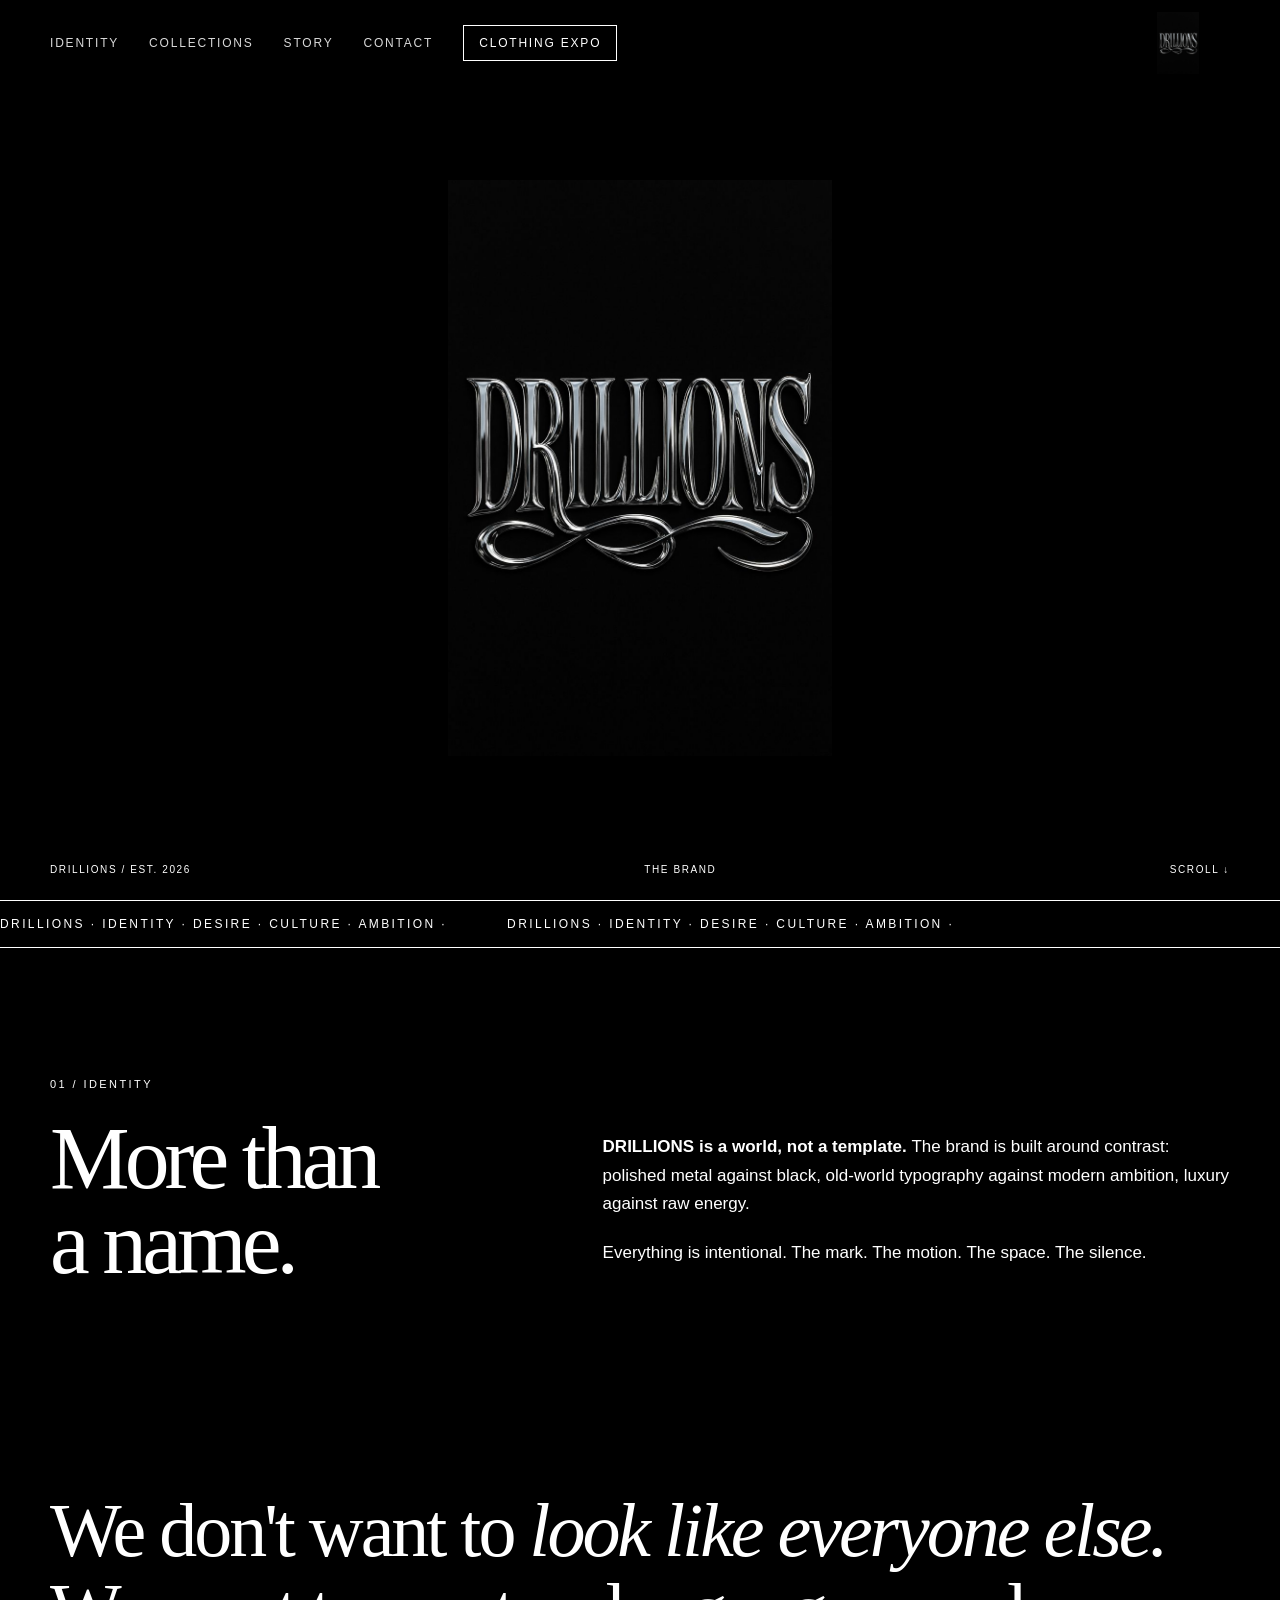
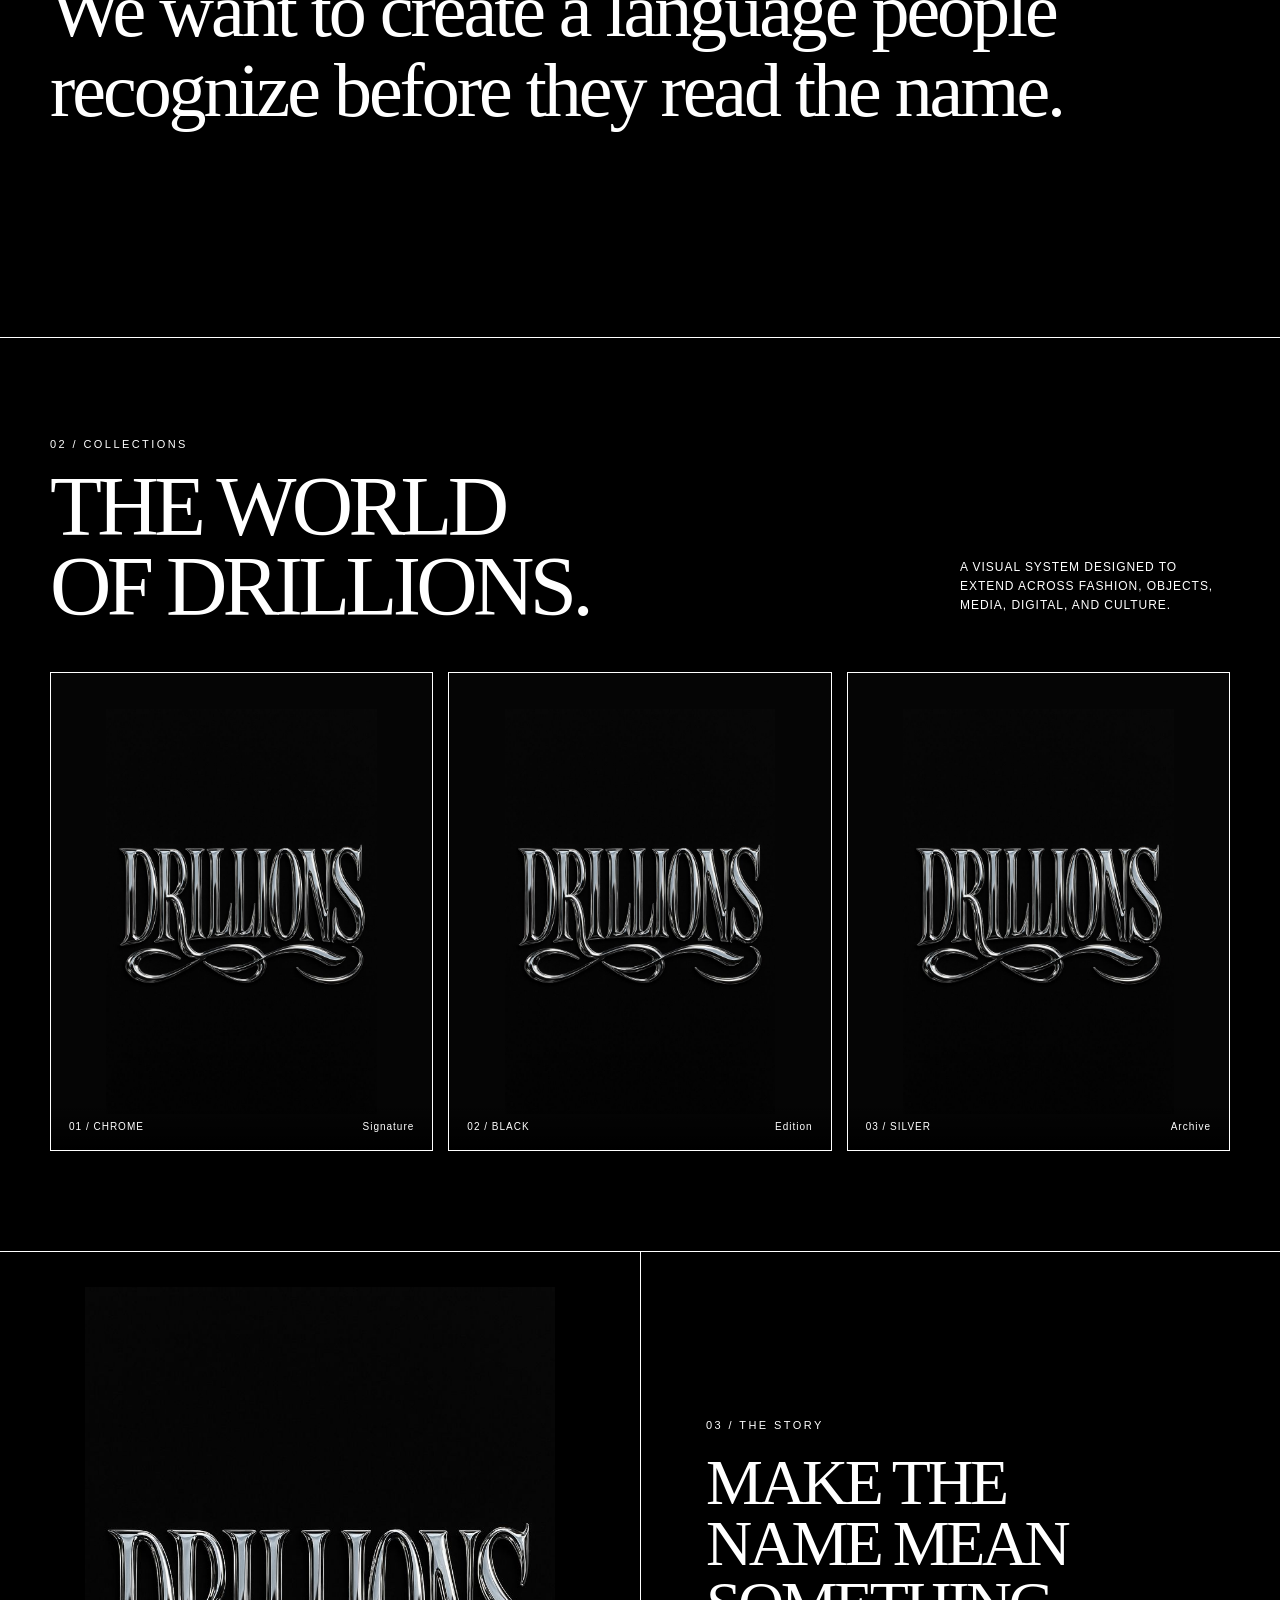
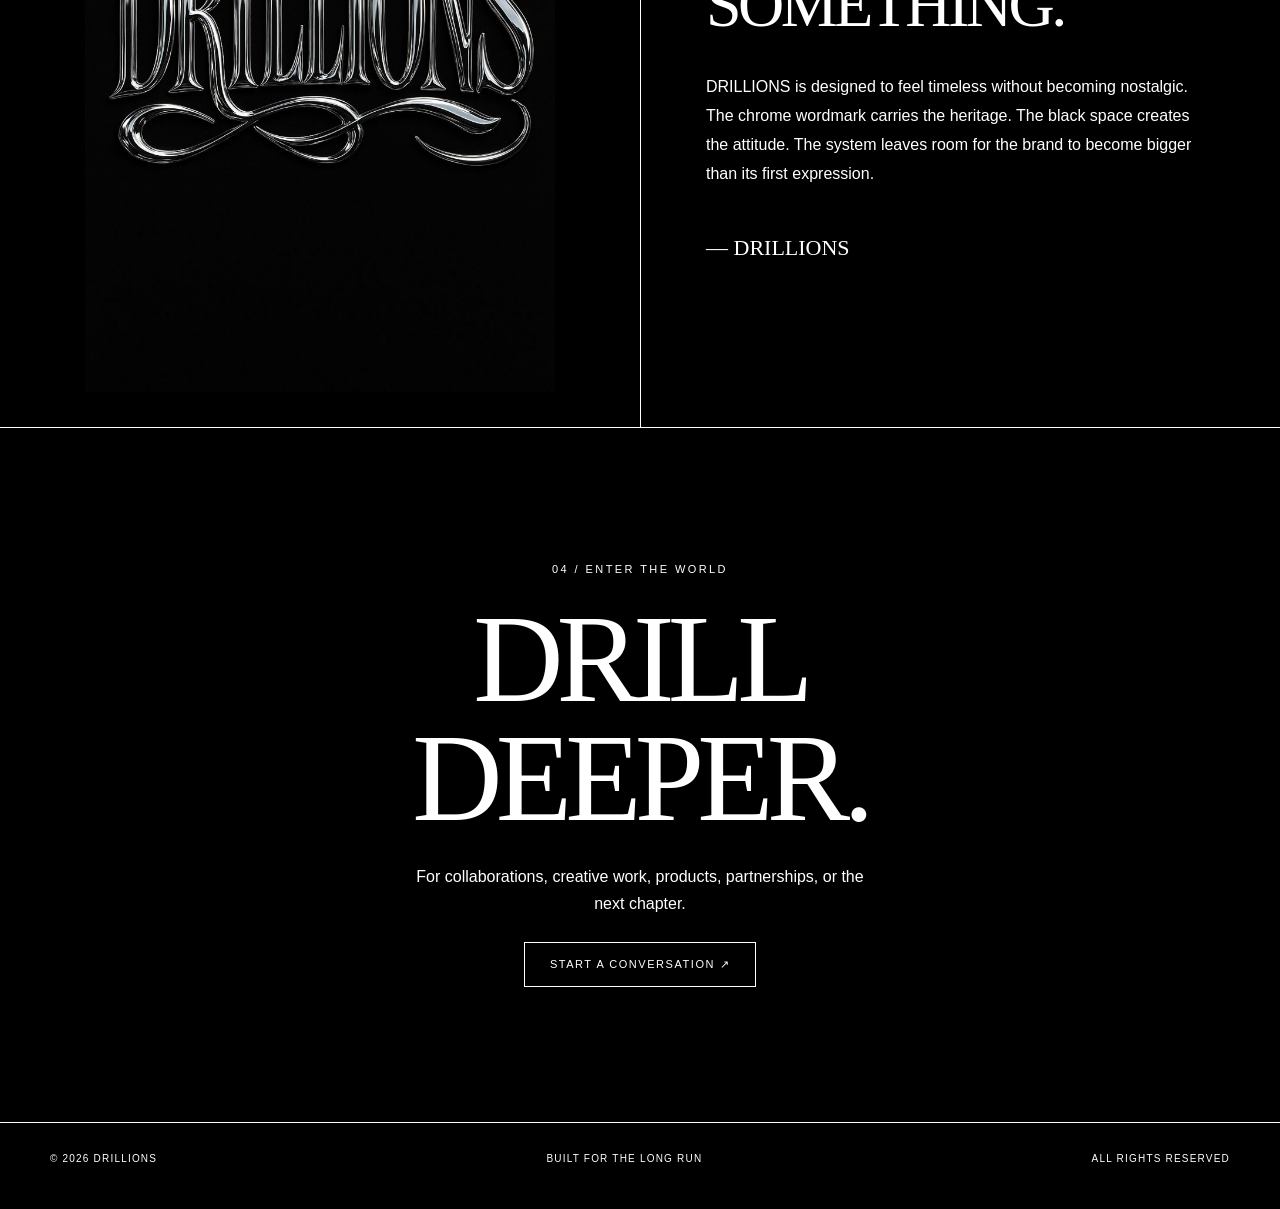
<file: index.html>
<!DOCTYPE html>
<html lang="en">
<head>
  <meta charset="UTF-8">
  <meta name="viewport" content="width=device-width, initial-scale=1">
  <title>DRILLIONS — The Brand</title>

  <style>
    /* GENERAL */
    :root {
      --bg: #000;
      --fg: #fff;
      --max: 1180px;
    }

    * { box-sizing: border-box; }

    html { scroll-behavior: smooth; }

    body {
      margin: 0;
      background: #000;
      color: #fff;
      font-family: Arial, Helvetica, sans-serif;
      overflow-x: hidden;
    }

    a {
      color: #fff;
      text-decoration: none;
    }

    img {
      display: block;
      max-width: 100%;
    }

    .container {
      width: min(100% - 40px, var(--max));
      margin-inline: auto;
    }

    /* NAVIGATION */
    .nav {
      position: fixed;
      inset: 0 0 auto;
      z-index: 100;
      background: #000;
      border: 0;
      box-shadow: none;
    }

    .nav-inner {
      height: 86px;
      display: flex;
      align-items: center;
      gap: 28px;
    }

    .navlinks {
      display: flex;
      align-items: center;
      gap: 30px;
      font-size: 12px;
      letter-spacing: .15em;
      text-transform: uppercase;
    }

    .navlinks a {
      color: #fff;
      opacity: .85;
    }

    .navlinks a:hover {
      opacity: 1;
    }

    /* NEW CLOTHING EXPO BUTTON */
    .navlinks .expo-link {
      display: inline-block;
      padding: 10px 15px;
      border: 1px solid #fff;
      color: #fff;
      opacity: 1;
      transition: background .25s ease, color .25s ease;
    }

    .navlinks .expo-link:hover,
    .navlinks .expo-link:focus-visible {
      background: #fff;
      color: #000;
    }

    /* FLOATING TOP-RIGHT LOGO */
    .brand-logo {
      margin-left: auto;
      display: flex;
      align-items: center;
      justify-content: center;
      flex: 0 0 104px;
      width: 104px;
      height: 65px;
      padding: 0;
      border: 0;
      outline: 0;
      background: transparent;
      box-shadow: none;
      overflow: visible;
    }

    .floating-logo {
      display: block;
      width: 104px;
      height: 62px;
      object-fit: contain;
      background: transparent;
      border: 0;
      outline: 0;
      box-shadow: none;
      animation: logoFloat 5s ease-in-out infinite;
    }

    @keyframes logoFloat {
      0%, 100% { transform: translateY(0); }
      50% { transform: translateY(-3px); }
    }

    .menu {
      display: none;
      border: 0;
      background: transparent;
      color: #fff;
      font-size: 24px;
      cursor: pointer;
    }

    /* HERO */
    .hero {
      min-height: 100svh;
      display: flex;
      align-items: center;
      justify-content: center;
      padding: 110px 20px 75px;
      position: relative;
      background: #000;
      border: 0;
    }

    .hero-content {
      display: flex;
      justify-content: center;
      align-items: center;
      width: 100%;
      max-width: 800px;
      margin: auto;
    }

    .hero-logo {
      width: min(100%, 640px);
      max-height: 64vh;
      height: auto;
      object-fit: contain;
      margin: auto;
      border: 0;
    }

    .hero-bottom {
      position: absolute;
      bottom: 25px;
      left: 0;
      right: 0;
      display: flex;
      justify-content: space-between;
      font-size: 10px;
      letter-spacing: .16em;
      color: #fff;
    }

    /* MOVING BRAND TEXT */
    .marquee {
      overflow: hidden;
      white-space: nowrap;
      border-top: 1px solid #fff;
      border-bottom: 1px solid #fff;
      padding: 16px 0;
    }

    .track {
      display: flex;
      width: max-content;
      animation: marquee 25s linear infinite;
    }

    .track span {
      font-size: 12px;
      letter-spacing: .2em;
      padding-right: 60px;
    }

    @keyframes marquee {
      to { transform: translateX(-50%); }
    }

    /* SECTION LABELS */
    .eyebrow {
      font-size: 11px;
      letter-spacing: .22em;
      text-transform: uppercase;
      color: #fff;
    }

    /* IDENTITY */
    .intro {
      padding: 130px 0;
    }

    .intro-grid {
      display: grid;
      grid-template-columns: 1fr 1.3fr;
      gap: 70px;
    }

    .intro h1,
    .section-title,
    .story-copy h2,
    .contact h2 {
      font-family: Georgia, serif;
      font-weight: 400;
      letter-spacing: -.055em;
      line-height: .95;
    }

    .intro h1 {
      font-size: clamp(48px, 7vw, 96px);
      margin: 25px 0 0;
    }

    .intro-copy {
      align-self: end;
      color: #fff;
      font-size: 17px;
      line-height: 1.7;
    }

    .intro-copy p + p {
      margin-top: 20px;
    }

    /* MANIFESTO */
    .manifesto {
      padding: 0 0 130px;
    }

    .manifesto p {
      font-family: Georgia, serif;
      font-size: clamp(35px, 6vw, 76px);
      line-height: 1.05;
      letter-spacing: -.04em;
    }

    .manifesto em { color: #fff; }

    /* COLLECTIONS */
    .collections {
      padding: 100px 0;
      border-top: 1px solid #fff;
    }

    .section-top {
      display: flex;
      justify-content: space-between;
      align-items: end;
      gap: 25px;
      margin-bottom: 45px;
    }

    .section-title {
      font-size: clamp(45px, 7vw, 85px);
      margin: 16px 0 0;
    }

    .section-note {
      max-width: 270px;
      font-size: 12px;
      line-height: 1.6;
      letter-spacing: .08em;
      text-transform: uppercase;
      color: #fff;
    }

    .products {
      display: grid;
      grid-template-columns: repeat(3, minmax(0, 1fr));
      gap: 15px;
    }

    .product {
      position: relative;
      aspect-ratio: 4 / 5;
      overflow: hidden;
      background: #050505;
      border: 1px solid #fff;
    }

    .product-art {
      position: absolute;
      inset: 0;
      display: flex;
      align-items: center;
      justify-content: center;
    }

    .product-art img {
      width: 90%;
      height: 85%;
      object-fit: contain;
    }

    .product-info {
      position: absolute;
      bottom: 0;
      left: 0;
      right: 0;
      padding: 18px;
      display: flex;
      justify-content: space-between;
      gap: 10px;
      background: linear-gradient(transparent, #000);
      font-size: 10px;
      letter-spacing: .1em;
      color: #fff;
    }

    /* BRAND STORY */
    .story {
      display: grid;
      grid-template-columns: 1fr 1fr;
      min-height: 650px;
      border-top: 1px solid #fff;
    }

    .story-image {
      display: flex;
      align-items: center;
      justify-content: center;
      padding: 35px;
      background: #000;
    }

    .story-image img {
      width: min(100%, 470px);
      height: auto;
      object-fit: contain;
    }

    .story-copy {
      display: flex;
      flex-direction: column;
      justify-content: center;
      padding: 65px;
      border-left: 1px solid #fff;
    }

    .story-copy h2 {
      font-size: clamp(45px, 5vw, 75px);
      margin: 22px 0;
    }

    .story-copy p {
      line-height: 1.8;
      color: #fff;
    }

    .signature {
      margin-top: 30px;
      font-family: Georgia, serif;
      font-size: 22px;
    }

    /* CONTACT */
    .contact {
      text-align: center;
      padding: 135px 0;
      border-top: 1px solid #fff;
    }

    .contact h2 {
      font-size: clamp(55px, 10vw, 125px);
      margin: 25px 0;
    }

    .contact p {
      max-width: 480px;
      margin: 25px auto;
      line-height: 1.7;
    }

    .button {
      display: inline-block;
      padding: 15px 25px;
      border: 1px solid #fff;
      font-size: 11px;
      letter-spacing: .14em;
      text-transform: uppercase;
    }

    .button:hover {
      background: #fff;
      color: #000;
    }

    /* FOOTER */
    footer {
      border-top: 1px solid #fff;
      padding: 30px 0 45px;
      font-size: 10px;
      letter-spacing: .12em;
    }

    .footer {
      display: flex;
      justify-content: space-between;
      gap: 20px;
    }

    /* MOBILE */
    @media (max-width: 800px) {
      .container {
        width: min(100% - 30px, var(--max));
      }

      .nav-inner {
        height: 74px;
      }

      .menu {
        display: block;
        order: 0;
      }

      .brand-logo {
        order: 2;
        flex-basis: 90px;
        width: 90px;
        height: 55px;
      }

      .floating-logo {
        width: 90px;
        height: 54px;
      }

      .navlinks {
        display: none;
        position: absolute;
        top: 74px;
        left: 15px;
        right: 15px;
        flex-direction: column;
        align-items: flex-start;
        padding: 22px;
        background: #000;
        border: 1px solid #fff;
      }

      .navlinks.open {
        display: flex;
      }

      .hero {
        padding-top: 90px;
      }

      .hero-logo {
        width: min(100%, 550px);
        max-height: 48vh;
      }

      .hero-bottom {
        font-size: 8px;
      }

      .intro-grid,
      .story {
        grid-template-columns: 1fr;
        gap: 35px;
      }

      .products {
        grid-template-columns: 1fr;
      }

      .product {
        aspect-ratio: 4 / 4;
      }

      .section-top {
        display: block;
      }

      .section-note {
        margin-top: 20px;
      }

      .story-copy {
        border-left: 0;
        border-top: 1px solid #fff;
        padding: 45px 25px;
      }

      .footer {
        flex-direction: column;
      }
    }

    @media (prefers-reduced-motion: reduce) {
      html {
        scroll-behavior: auto;
      }

      .floating-logo,
      .track {
        animation: none;
      }
    }
  </style>

  <!-- Google Analytics 4 -->
  <script async src="https://www.googletagmanager.com/gtag/js?id=G-P0XNV6B0GD"></script>
  <script>
    window.dataLayer = window.dataLayer || [];
    function gtag(){dataLayer.push(arguments);}
    gtag('js', new Date());
    gtag('config', 'G-P0XNV6B0GD', {allow_google_signals:false, allow_ad_personalization_signals:false});
    function trackEvent(name, params = {}) { gtag('event', name, params); }
  </script>
</head>

<body>

  <!-- NAVIGATION -->
  <nav class="nav" id="nav">
    <div class="container nav-inner">

      <div class="navlinks" id="navLinks">
        <a href="#identity">Identity</a>
        <a href="#collections">Collections</a>
        <a href="#story">Story</a>
        <a href="#contact">Contact</a>
        <a href="expo/index.html" class="expo-link">Clothing Expo</a>
      </div>

      <a href="#top" class="brand-logo"
         aria-label="DRILLIONS home">
        <img
          src="drillions.jpg"
          alt="DRILLIONS Chrome Logo"
          class="floating-logo"
        >
      </a>

      <button
        class="menu"
        id="menuButton"
        aria-label="Toggle navigation"
        aria-controls="navLinks"
        aria-expanded="false"
      >
        ☰
      </button>

    </div>
  </nav>

  <!-- MAIN LOGO -->
  <header class="hero" id="top">

    <div class="container hero-content">
      <img
        src="drillions.jpg"
        alt="DRILLIONS"
        class="hero-logo"
      >
    </div>

    <div class="container hero-bottom">
      <span>DRILLIONS / EST. 2026</span>
      <span>THE BRAND</span>
      <span>SCROLL ↓</span>
    </div>

  </header>

  <!-- MOVING TEXT -->
  <div class="marquee" aria-hidden="true">
    <div class="track">
      <span>
        DRILLIONS · IDENTITY · DESIRE ·
        CULTURE · AMBITION ·
      </span>
      <span>
        DRILLIONS · IDENTITY · DESIRE ·
        CULTURE · AMBITION ·
      </span>
    </div>
  </div>

  <main>

    <!-- IDENTITY -->
    <section class="intro" id="identity">
      <div class="container intro-grid">

        <div>
          <div class="eyebrow">01 / Identity</div>
          <h1>More than<br>a name.</h1>
        </div>

        <div class="intro-copy">
          <p>
            <strong>
              DRILLIONS is a world, not a template.
            </strong>
            The brand is built around contrast:
            polished metal against black,
            old-world typography against modern
            ambition, luxury against raw energy.
          </p>

          <p>
            Everything is intentional.
            The mark. The motion.
            The space. The silence.
          </p>
        </div>

      </div>
    </section>

    <!-- MANIFESTO -->
    <section class="manifesto">
      <div class="container">
        <p>
          We don't want to
          <em>look like everyone else.</em>
          We want to create a language
          people recognize before they
          read the name.
        </p>
      </div>
    </section>

    <!-- COLLECTIONS -->
    <section class="collections" id="collections">
      <div class="container">

        <div class="section-top">
          <div>
            <div class="eyebrow">
              02 / Collections
            </div>
            <h2 class="section-title">
              THE WORLD<br>
              OF DRILLIONS.
            </h2>
          </div>

          <p class="section-note">
            A visual system designed to extend
            across fashion, objects, media,
            digital, and culture.
          </p>
        </div>

        <div class="products">

          <article class="product">
            <div class="product-art">
              <img
                src="drillions.jpg"
                alt="Chrome Collection"
              >
            </div>
            <div class="product-info">
              <span>01 / CHROME</span>
              <span>Signature</span>
            </div>
          </article>

          <article class="product">
            <div class="product-art">
              <img
                src="drillions.jpg"
                alt="Black Collection"
              >
            </div>
            <div class="product-info">
              <span>02 / BLACK</span>
              <span>Edition</span>
            </div>
          </article>

          <article class="product">
            <div class="product-art">
              <img
                src="drillions.jpg"
                alt="Silver Collection"
              >
            </div>
            <div class="product-info">
              <span>03 / SILVER</span>
              <span>Archive</span>
            </div>
          </article>

        </div>
      </div>
    </section>

    <!-- STORY -->
    <section class="story" id="story">

      <div class="story-image">
        <img
          src="drillions.jpg"
          alt="DRILLIONS Logo"
        >
      </div>

      <div class="story-copy">

        <div class="eyebrow">
          03 / The Story
        </div>

        <h2>
          MAKE THE<br>
          NAME MEAN<br>
          SOMETHING.
        </h2>

        <p>
          DRILLIONS is designed to feel timeless
          without becoming nostalgic.

          The chrome wordmark carries the heritage.
          The black space creates the attitude.

          The system leaves room for the brand
          to become bigger than its first expression.
        </p>

        <div class="signature">
          — DRILLIONS
        </div>

      </div>

    </section>

    <!-- CONTACT -->
    <section class="contact" id="contact">
      <div class="container">

        <div class="eyebrow">
          04 / Enter the World
        </div>

        <h2>
          DRILL<br>
          DEEPER.
        </h2>

        <p>
          For collaborations, creative work,
          products, partnerships, or
          the next chapter.
        </p>

        <a
          href="mailto:jonesenterprises44@gmail.com"
          class="button"
        >
          Start a conversation ↗
        </a>

      </div>
    </section>

  </main>

  <!-- FOOTER -->
  <footer>
    <div class="container footer">

      <span>
        © <span id="year">2026</span> DRILLIONS
      </span>

      <span>BUILT FOR THE LONG RUN</span>

      <span>ALL RIGHTS RESERVED</span>

    </div>
  </footer>

  <!-- JAVASCRIPT -->
  <script>
    const nav = document.getElementById("nav");

    const menuButton =
      document.getElementById("menuButton");

    const navLinks =
      document.getElementById("navLinks");

    // Navbar scrolling
    function updateNav() {
      nav.classList.toggle(
        "scrolled",
        window.scrollY > 40
      );
    }

    window.addEventListener(
      "scroll",
      updateNav,
      { passive: true }
    );

    updateNav();

    // Mobile menu
    menuButton.addEventListener("click", () => {
      const isOpen =
        navLinks.classList.toggle("open");

      menuButton.setAttribute(
        "aria-expanded",
        String(isOpen)
      );
    });

    // Close mobile menu after clicking link
    navLinks.querySelectorAll("a").forEach(link => {
      link.addEventListener("click", () => {
        navLinks.classList.remove("open");

        menuButton.setAttribute(
          "aria-expanded",
          "false"
        );
      });
    });

    // Copyright year
    document.getElementById("year").textContent =
      new Date().getFullYear();
  </script>

<script>
  document.addEventListener('click', e => {
    const a = e.target.closest('a');
    if (!a) return;
    if (a.classList.contains('expo-link')) trackEvent('expo_click', {event_category:'navigation'});
    if (a.closest('.navlinks')) trackEvent('navigation_click', {link_label:a.textContent.trim()});
    if (a.getAttribute('href').startsWith('mailto:')) trackEvent('contact_click', {site_section:'main'});
  });
</script>
</body>
</html>
</file>
